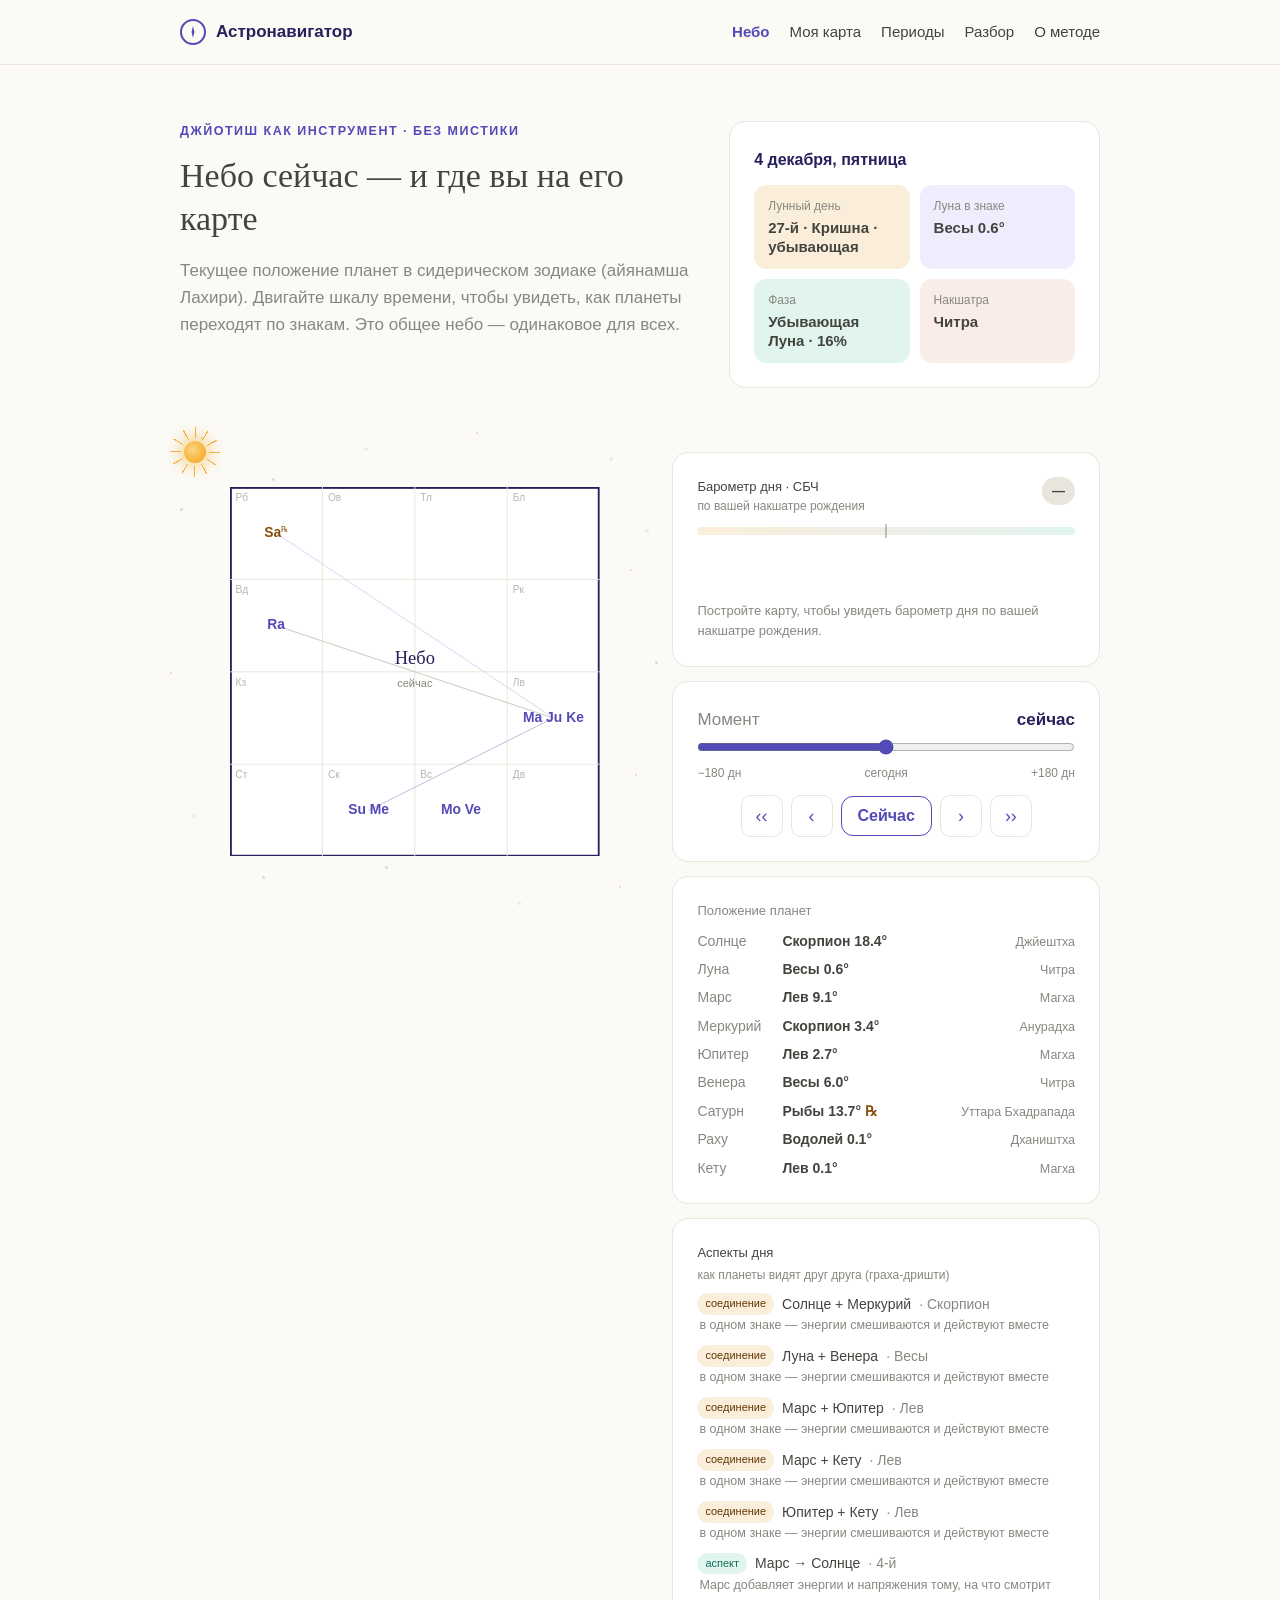
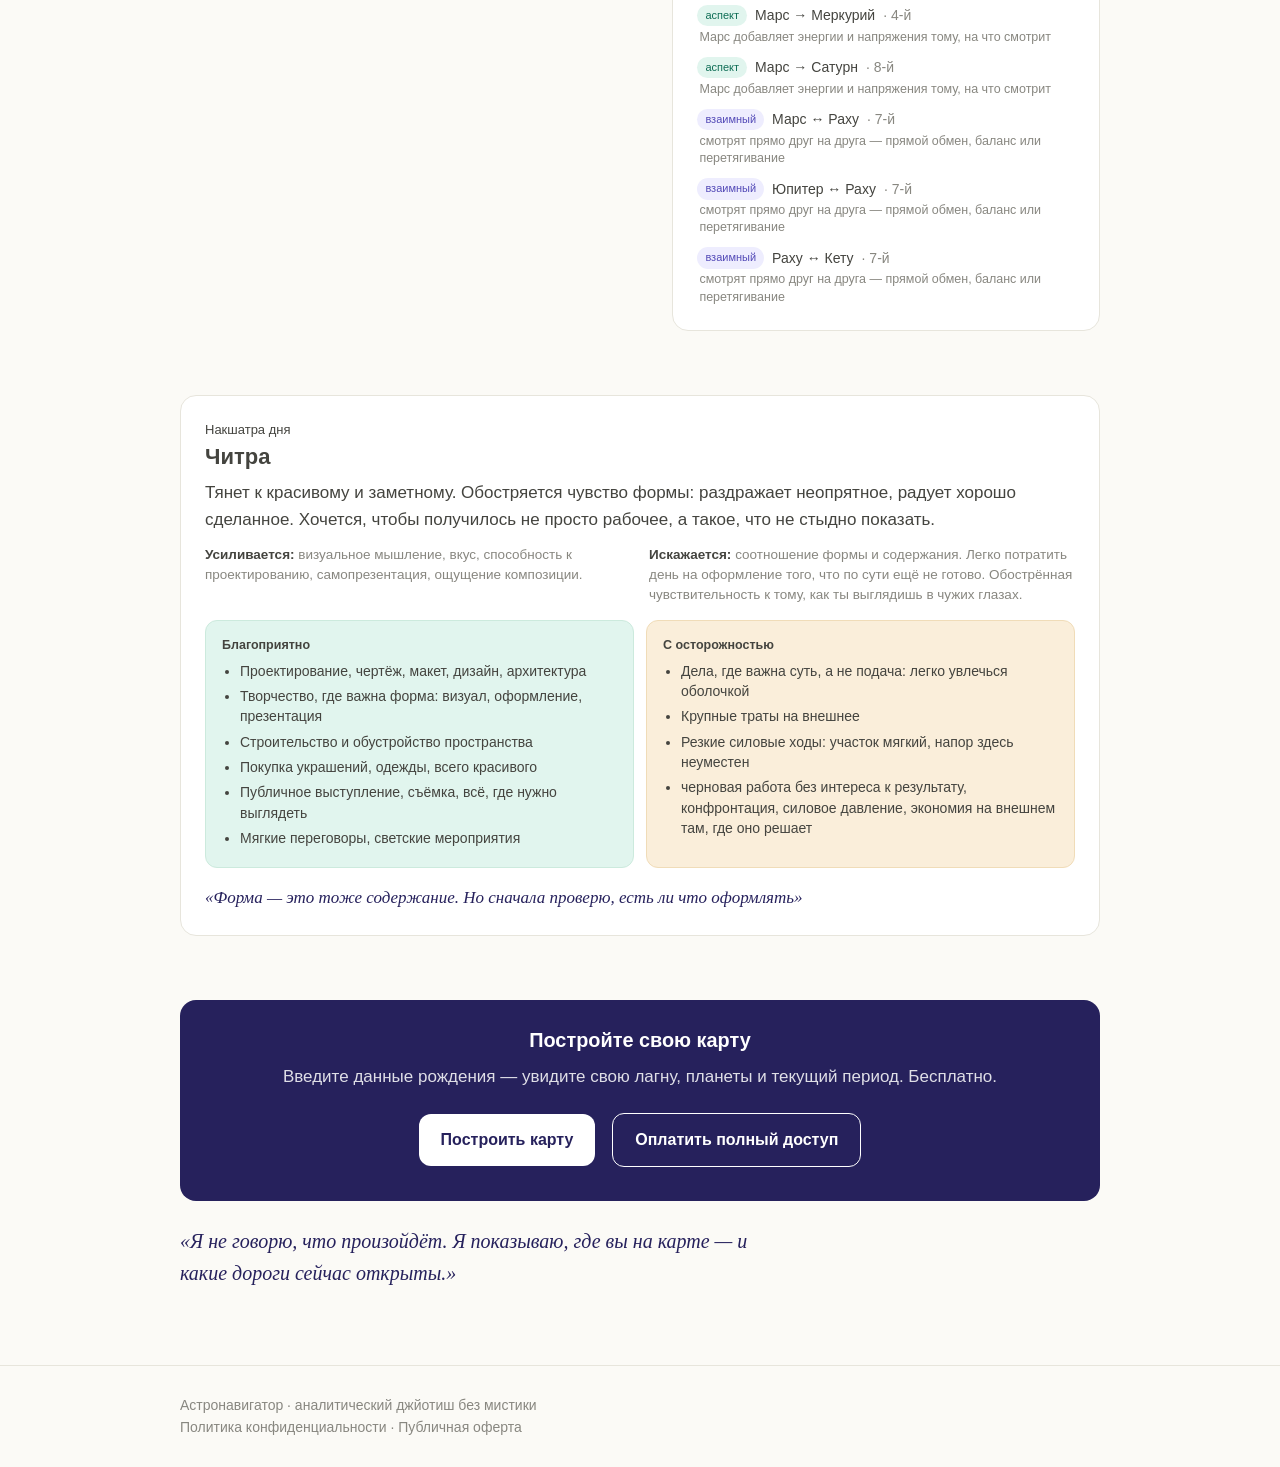
<file: static_site/index.html>
<!doctype html>
<html lang="ru">
<head>
  <meta charset="utf-8">
  <meta name="viewport" content="width=device-width, initial-scale=1">
  <title>Астронавигатор — небо сейчас</title>
  <meta name="description" content="Аналитический джйотиш без мистики: где вы на карте периодов и какие дороги сейчас открыты.">
  <link rel="stylesheet" href="css/style.css">
</head>
<body>
  <header class="site-header">
    <div class="container">
      <a class="brand" href="index.html"><span class="compass"></span> Астронавигатор</a>
      <nav class="nav">
        <a href="index.html" class="active">Небо</a>
        <a href="settings.html">Моя карта</a>
        <a href="periods.html">Периоды</a>
        <a href="order.html">Разбор</a>
        <a href="method.html">О методе</a>
      </nav>
    </div>
  </header>

  <main>
    <section>
      <div class="container">
        <div class="hero-grid">
          <div class="hero-text">
            <div class="eyebrow">Джйотиш как инструмент · без мистики</div>
            <h1 style="font-size:34px">Небо сейчас — и где вы на его карте</h1>
            <p class="muted" style="max-width:32em">
              Текущее положение планет в сидерическом зодиаке (айянамша Лахири).
              Двигайте шкалу времени, чтобы увидеть, как планеты переходят по знакам.
              Это общее небо — одинаковое для всех.
            </p>
          </div>
          <aside class="panel moon-card">
            <div class="moon-date"><strong id="moon-date">—</strong></div>
            <div class="moon-grid">
              <div class="mk gold"><div class="mk-k">Лунный день</div><div class="mk-v" id="m-tithi">—</div></div>
              <div class="mk violet"><div class="mk-k">Луна в знаке</div><div class="mk-v" id="m-sign">—</div></div>
              <div class="mk teal"><div class="mk-k">Фаза</div><div class="mk-v" id="m-phase">—</div></div>
              <div class="mk coral"><div class="mk-k">Накшатра</div><div class="mk-v" id="m-nak">—</div></div>
            </div>
          </aside>
        </div>
      </div>
    </section>

    <section style="padding-top:8px">
      <div class="container">
        <div class="sky-layout">
          <div class="sky-stage">
            <div class="starfield" id="starfield"></div>
            <span class="sun"></span>
            <div class="chart-box" id="sky-chart"></div>
          </div>
          <div class="sky-panel">
            <div class="panel sbc-panel" id="sbc-panel">
              <div class="sbc-head">
                <div>
                  <div style="font-size:13px">Барометр дня · СБЧ</div>
                  <div class="muted" id="sbc-scope" style="font-size:12px">по вашей накшатре рождения</div>
                </div>
                <div class="sbc-badge" id="sbc-badge">—</div>
              </div>
              <div class="sbc-gauge"><span class="sbc-fill" id="sbc-fill"></span></div>
              <svg class="sbc-spark" id="sbc-spark" viewBox="0 0 300 46" preserveAspectRatio="none" aria-hidden="true"></svg>
              <p class="sbc-note muted" id="sbc-note">Постройте карту, чтобы увидеть барометр дня по вашей накшатре рождения.</p>
              <a class="btn btn-ghost sbc-cta" id="sbc-cta" href="settings.html">Построить карту</a>
            </div>
            <div class="panel">
              <div class="time-label"><span class="muted">Момент</span><strong id="time-value">сейчас</strong></div>
              <input type="range" id="time-slider" min="-180" max="180" value="0" step="1" class="slider">
              <div class="slider-scale muted"><span>−180 дн</span><span>сегодня</span><span>+180 дн</span></div>
              <div class="time-steps">
                <button class="step" data-step="-7" title="−7 дней" aria-label="минус 7 дней">‹‹</button>
                <button class="step" data-step="-1" title="−1 день" aria-label="минус 1 день">‹</button>
                <button class="btn btn-ghost" id="reset-time">Сейчас</button>
                <button class="step" data-step="1" title="+1 день" aria-label="плюс 1 день">›</button>
                <button class="step" data-step="7" title="+7 дней" aria-label="плюс 7 дней">››</button>
              </div>
            </div>
            <div class="panel">
              <div class="muted" style="font-size:13px;margin-bottom:8px">Положение планет</div>
              <div id="positions" class="positions"></div>
            </div>
            <div class="panel">
              <div style="font-size:13px;margin-bottom:2px">Аспекты дня</div>
              <div class="muted" style="font-size:12px;margin-bottom:8px">как планеты видят друг друга (граха-дришти)</div>
              <div id="aspects" class="aspects"></div>
            </div>
          </div>
        </div>
      </div>
    </section>

    <section style="padding-top:8px">
      <div class="container">
        <div class="panel">
          <div style="font-size:13px">Накшатра дня</div>
          <h3 id="nak-title" style="font-size:22px;margin:2px 0 8px">—</h3>
          <p id="nak-fon" style="margin:0 0 12px;max-width:62em">—</p>
          <div class="nak-meta">
            <div><span class="nm-k">Усиливается:</span> <span id="nak-amp" class="muted"></span></div>
            <div><span class="nm-k">Искажается:</span> <span id="nak-dist" class="muted"></span></div>
          </div>
          <div class="two-col" style="margin-top:14px">
            <div class="note-flow"><div class="k">Благоприятно</div><ul id="nak-good" class="nak-list"></ul></div>
            <div class="note-care"><div class="k">С осторожностью</div><ul id="nak-avoid" class="nak-list"></ul></div>
          </div>
          <p class="nak-tuning" id="nak-tuning"></p>
        </div>
      </div>
    </section>

    <section style="padding-top:8px">
      <div class="container">
        <div class="cta">
          <h3>Постройте свою карту</h3>
          <p style="opacity:.85">Введите данные рождения — увидите свою лагну, планеты и текущий период. Бесплатно.</p>
          <a class="btn" href="settings.html">Построить карту</a>
          <a class="btn" style="background:transparent;border:1px solid #fff;color:#fff" href="order.html">Оплатить полный доступ</a>
        </div>
        <p class="voice" style="max-width:30em;margin-top:24px">
          «Я не говорю, что произойдёт. Я показываю, где вы на карте — и какие дороги сейчас открыты.»
        </p>
      </div>
    </section>
  </main>

  <footer class="site-footer">
    <div class="container">
      Астронавигатор · аналитический джйотиш без мистики<br>
      <a href="privacy.html">Политика конфиденциальности</a> ·
      <a href="offer.html">Публичная оферта</a>
    </div>
  </footer>

  <script src="vendor/astronomy.browser.min.js"></script>
  <script src="js/astro.js"></script>
  <script src="js/content.js"></script>
  <script src="js/cities.js"></script>
  <script src="js/jyotish.js"></script>
  <script src="js/sbc.js"></script>
  <script src="js/chart.js"></script>
  <script src="js/sky.js"></script>
</body>
</html>
</file>
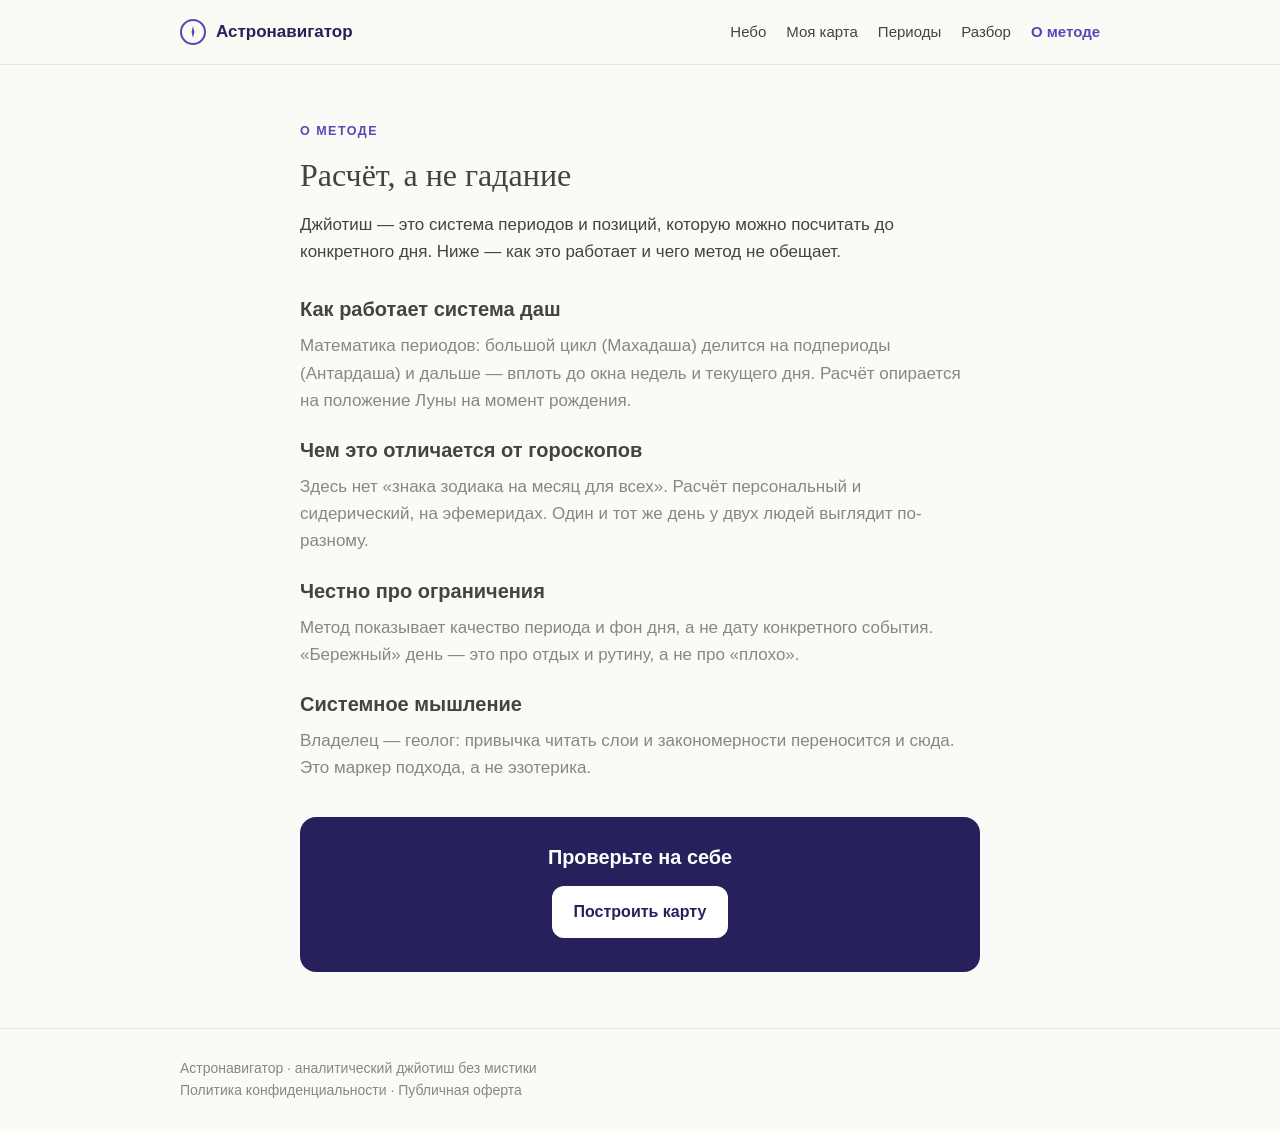
<file: static_site/method.html>
<!doctype html>
<html lang="ru">
<head>
  <meta charset="utf-8">
  <meta name="viewport" content="width=device-width, initial-scale=1">
  <title>О методе — Астронавигатор</title>
  <meta name="description" content="Джйотиш как расчёт, а не гадание: как работает система даш и чего метод не обещает.">
  <link rel="stylesheet" href="css/style.css">
</head>
<body>
  <header class="site-header">
    <div class="container">
      <a class="brand" href="index.html"><span class="compass"></span> Астронавигатор</a>
      <nav class="nav">
        <a href="index.html">Небо</a>
        <a href="settings.html">Моя карта</a>
        <a href="periods.html">Периоды</a>
        <a href="order.html">Разбор</a>
        <a href="method.html" class="active">О методе</a>
      </nav>
    </div>
  </header>

  <main>
    <section>
      <div class="container" style="max-width:720px">
        <div class="eyebrow">О методе</div>
        <h1 style="font-size:32px">Расчёт, а не гадание</h1>
        <p>Джйотиш — это система периодов и позиций, которую можно посчитать
          до конкретного дня. Ниже — как это работает и чего метод не обещает.</p>

        <h2 style="font-size:20px;margin-top:32px">Как работает система даш</h2>
        <p class="muted">Математика периодов: большой цикл (Махадаша) делится на
          подпериоды (Антардаша) и дальше — вплоть до окна недель и текущего дня.
          Расчёт опирается на положение Луны на момент рождения.</p>

        <h2 style="font-size:20px;margin-top:24px">Чем это отличается от гороскопов</h2>
        <p class="muted">Здесь нет «знака зодиака на месяц для всех». Расчёт
          персональный и сидерический, на эфемеридах. Один и тот же день у двух
          людей выглядит по-разному.</p>

        <h2 style="font-size:20px;margin-top:24px">Честно про ограничения</h2>
        <p class="muted">Метод показывает качество периода и фон дня, а не дату
          конкретного события. «Бережный» день — это про отдых и рутину, а не про
          «плохо».</p>

        <h2 style="font-size:20px;margin-top:24px">Системное мышление</h2>
        <p class="muted">Владелец — геолог: привычка читать слои и закономерности
          переносится и сюда. Это маркер подхода, а не эзотерика.</p>

        <div class="cta" style="margin-top:36px">
          <h3>Проверьте на себе</h3>
          <a class="btn" href="settings.html">Построить карту</a>
        </div>
      </div>
    </section>
  </main>

  <footer class="site-footer">
    <div class="container">
      Астронавигатор · аналитический джйотиш без мистики<br>
      <a href="privacy.html">Политика конфиденциальности</a> ·
      <a href="offer.html">Публичная оферта</a>
    </div>
  </footer>
</body>
</html>
</file>
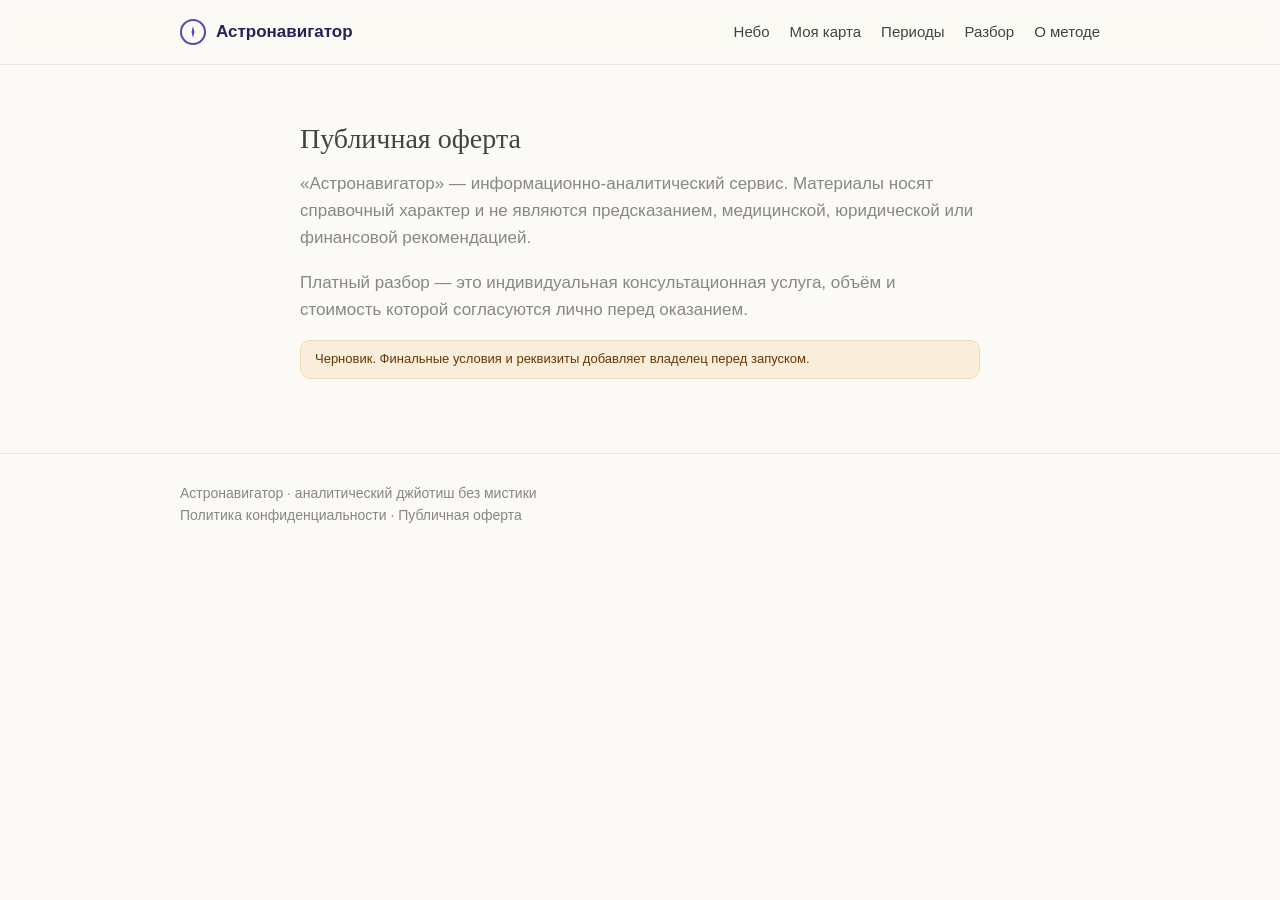
<file: static_site/offer.html>
<!doctype html>
<html lang="ru">
<head>
  <meta charset="utf-8">
  <meta name="viewport" content="width=device-width, initial-scale=1">
  <title>Публичная оферта — Астронавигатор</title>
  <link rel="stylesheet" href="css/style.css">
</head>
<body>
  <header class="site-header">
    <div class="container">
      <a class="brand" href="index.html"><span class="compass"></span> Астронавигатор</a>
      <nav class="nav">
        <a href="index.html">Небо</a>
        <a href="settings.html">Моя карта</a>
        <a href="periods.html">Периоды</a>
        <a href="order.html">Разбор</a>
        <a href="method.html">О методе</a>
      </nav>
    </div>
  </header>

  <main>
    <section>
      <div class="container" style="max-width:720px">
        <h1 style="font-size:28px">Публичная оферта</h1>
        <p class="muted">«Астронавигатор» — информационно-аналитический сервис.
          Материалы носят справочный характер и не являются предсказанием,
          медицинской, юридической или финансовой рекомендацией.</p>
        <p class="muted">Платный разбор — это индивидуальная консультационная
          услуга, объём и стоимость которой согласуются лично перед оказанием.</p>
        <div class="stub-flag">Черновик. Финальные условия и реквизиты добавляет владелец перед запуском.</div>
      </div>
    </section>
  </main>

  <footer class="site-footer">
    <div class="container">
      Астронавигатор · аналитический джйотиш без мистики<br>
      <a href="privacy.html">Политика конфиденциальности</a> ·
      <a href="offer.html">Публичная оферта</a>
    </div>
  </footer>
</body>
</html>
</file>
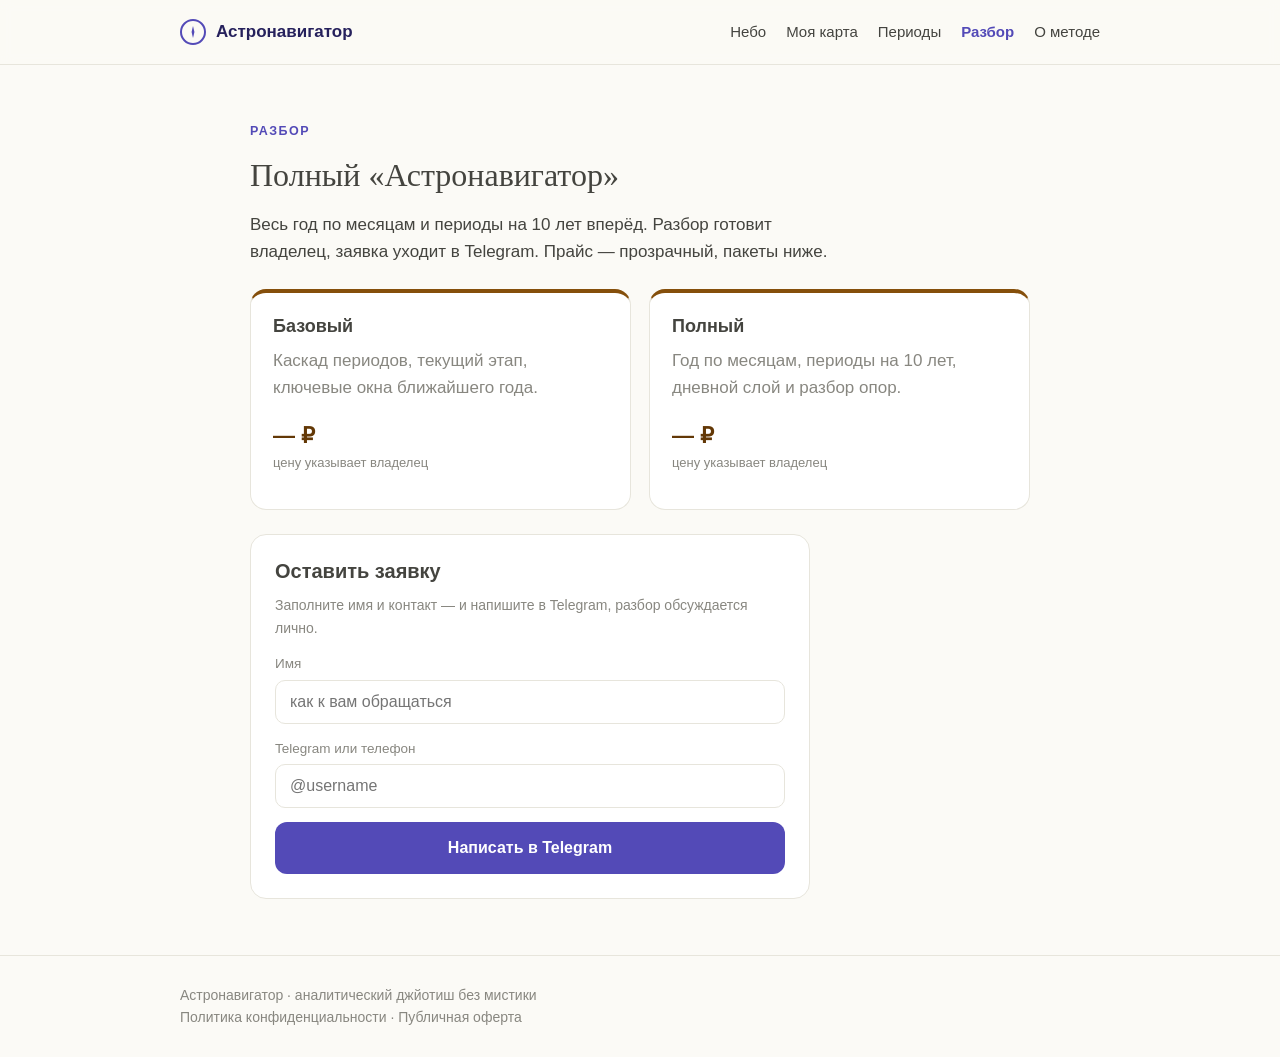
<file: static_site/order.html>
<!doctype html>
<html lang="ru">
<head>
  <meta charset="utf-8">
  <meta name="viewport" content="width=device-width, initial-scale=1">
  <title>Разбор — Астронавигатор</title>
  <meta name="description" content="Полный «Астронавигатор»: год по месяцам и периоды на 10 лет вперёд. Заявка в Telegram.">
  <link rel="stylesheet" href="css/style.css">
</head>
<body>
  <header class="site-header">
    <div class="container">
      <a class="brand" href="index.html"><span class="compass"></span> Астронавигатор</a>
      <nav class="nav">
        <a href="index.html">Небо</a>
        <a href="settings.html">Моя карта</a>
        <a href="periods.html">Периоды</a>
        <a href="order.html" class="active">Разбор</a>
        <a href="method.html">О методе</a>
      </nav>
    </div>
  </header>

  <main>
    <section>
      <div class="container" style="max-width:820px">
        <div class="eyebrow">Разбор</div>
        <h1 style="font-size:32px">Полный «Астронавигатор»</h1>
        <p style="max-width:34em">Весь год по месяцам и периоды на 10 лет вперёд.
          Разбор готовит владелец, заявка уходит в Telegram. Прайс — прозрачный,
          пакеты ниже.</p>

        <div class="pkg" style="margin-top:24px">
          <div class="card">
            <h3>Базовый</h3>
            <p class="muted">Каскад периодов, текущий этап, ключевые окна ближайшего года.</p>
            <div class="price">— ₽</div>
            <p class="muted" style="font-size:13px">цену указывает владелец</p>
          </div>
          <div class="card">
            <h3>Полный</h3>
            <p class="muted">Год по месяцам, периоды на 10 лет, дневной слой и разбор опор.</p>
            <div class="price">— ₽</div>
            <p class="muted" style="font-size:13px">цену указывает владелец</p>
          </div>
        </div>

        <div class="form-card" style="margin-top:24px;max-width:560px">
          <h2 style="font-size:20px">Оставить заявку</h2>
          <p class="muted" style="font-size:14px">
            Заполните имя и контакт — и напишите в Telegram, разбор обсуждается лично.
          </p>
          <div class="field"><label>Имя</label><input placeholder="как к вам обращаться"></div>
          <div class="field"><label>Telegram или телефон</label><input placeholder="@username"></div>
          <a class="btn btn-block" href="https://t.me/irvikv">Написать в Telegram</a>
        </div>
      </div>
    </section>
  </main>

  <footer class="site-footer">
    <div class="container">
      Астронавигатор · аналитический джйотиш без мистики<br>
      <a href="privacy.html">Политика конфиденциальности</a> ·
      <a href="offer.html">Публичная оферта</a>
    </div>
  </footer>
</body>
</html>
</file>
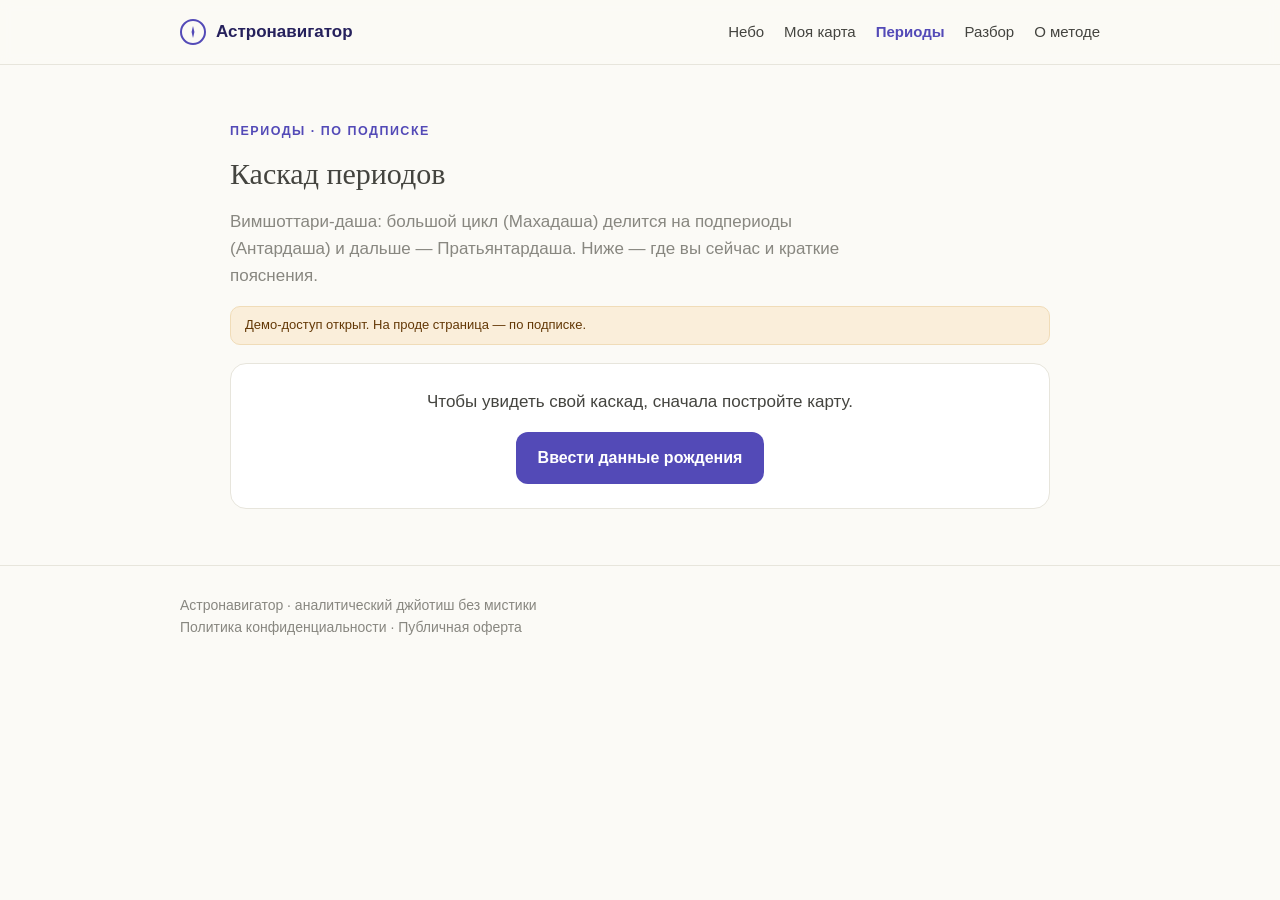
<file: static_site/periods.html>
<!doctype html>
<html lang="ru">
<head>
  <meta charset="utf-8">
  <meta name="viewport" content="width=device-width, initial-scale=1">
  <title>Периоды — Астронавигатор</title>
  <meta name="description" content="Каскад Вимшоттари-даши: где вы сейчас и краткие пояснения к периодам.">
  <link rel="stylesheet" href="css/style.css">
</head>
<body>
  <header class="site-header">
    <div class="container">
      <a class="brand" href="index.html"><span class="compass"></span> Астронавигатор</a>
      <nav class="nav">
        <a href="index.html">Небо</a>
        <a href="settings.html">Моя карта</a>
        <a href="periods.html" class="active">Периоды</a>
        <a href="order.html">Разбор</a>
        <a href="method.html">О методе</a>
      </nav>
    </div>
  </header>

  <main>
    <section>
      <div class="container" style="max-width:860px">
        <div class="eyebrow">Периоды · по подписке</div>
        <h1 style="font-size:30px">Каскад периодов</h1>
        <p class="muted" style="max-width:36em">
          Вимшоттари-даша: большой цикл (Махадаша) делится на подпериоды (Антардаша)
          и дальше — Пратьянтардаша. Ниже — где вы сейчас и краткие пояснения.
        </p>

        <div class="stub-flag">Демо-доступ открыт. На проде страница — по подписке.</div>

        <div id="need-data" class="panel" style="display:none;text-align:center">
          <p>Чтобы увидеть свой каскад, сначала постройте карту.</p>
          <a class="btn" href="settings.html">Ввести данные рождения</a>
        </div>

        <div id="periods-result" style="display:none">
          <div class="profile-bar">
            <div><strong id="p-birth">—</strong></div>
            <a href="settings.html" class="btn-ghost" style="padding:7px 14px;border-radius:10px">изменить</a>
          </div>

          <div class="natal-layout" style="margin-top:14px">
            <div class="plate violet" style="display:block">
              <div class="label">Сейчас · Махадаша</div>
              <div class="value" id="cur-maha" style="font-size:20px;margin:4px 0">—</div>
              <p id="cur-maha-advice" class="muted" style="margin:0;font-size:14px">—</p>
            </div>
            <div class="plate teal" style="display:block">
              <div class="label">Сейчас · Антардаша</div>
              <div class="value" id="cur-antar" style="font-size:20px;margin:4px 0">—</div>
              <p id="cur-antar-advice" class="muted" style="margin:0;font-size:14px">—</p>
            </div>
          </div>

          <h2 style="font-size:20px;margin-top:28px">Махадаши — на всю жизнь</h2>
          <div class="timeline" id="maha-list"></div>

          <h2 style="font-size:20px;margin-top:24px">Антардаши текущей махадаши</h2>
          <div class="timeline" id="antar-list"></div>

          <h2 style="font-size:20px;margin-top:24px">Пратьянтардаша текущей антардаши</h2>
          <p class="muted" style="margin-top:-4px;font-size:14px">Третий уровень — самые короткие окна внутри текущего подпериода.</p>
          <div class="timeline" id="prat-list"></div>

          <div class="cta" style="margin-top:26px">
            <h3>Полный разбор периодов</h3>
            <p style="opacity:.85">Разворот периодов на годы вперёд, потенциал и карта года с транзитами.</p>
            <a class="btn" href="order.html">Оплатить полный доступ</a>
          </div>
        </div>
      </div>
    </section>
  </main>

  <footer class="site-footer">
    <div class="container">
      Астронавигатор · аналитический джйотиш без мистики<br>
      <a href="privacy.html">Политика конфиденциальности</a> ·
      <a href="offer.html">Публичная оферта</a>
    </div>
  </footer>

  <script src="vendor/astronomy.browser.min.js"></script>
  <script src="js/astro.js"></script>
  <script src="js/content.js"></script>
  <script src="js/cities.js"></script>
  <script src="js/jyotish.js"></script>
  <script src="js/periods.js"></script>
</body>
</html>
</file>
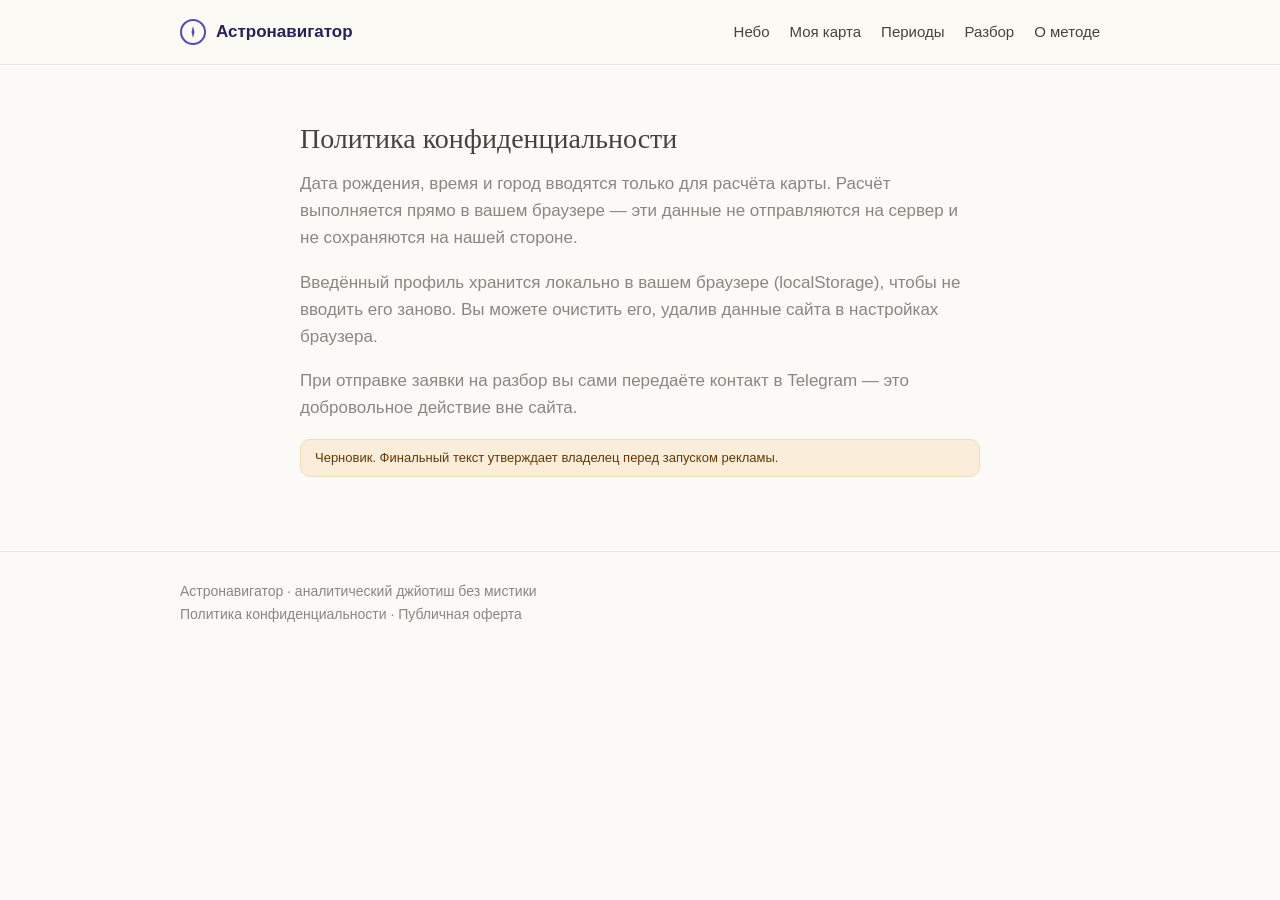
<file: static_site/privacy.html>
<!doctype html>
<html lang="ru">
<head>
  <meta charset="utf-8">
  <meta name="viewport" content="width=device-width, initial-scale=1">
  <title>Политика конфиденциальности — Астронавигатор</title>
  <link rel="stylesheet" href="css/style.css">
</head>
<body>
  <header class="site-header">
    <div class="container">
      <a class="brand" href="index.html"><span class="compass"></span> Астронавигатор</a>
      <nav class="nav">
        <a href="index.html">Небо</a>
        <a href="settings.html">Моя карта</a>
        <a href="periods.html">Периоды</a>
        <a href="order.html">Разбор</a>
        <a href="method.html">О методе</a>
      </nav>
    </div>
  </header>

  <main>
    <section>
      <div class="container" style="max-width:720px">
        <h1 style="font-size:28px">Политика конфиденциальности</h1>
        <p class="muted">Дата рождения, время и город вводятся только для расчёта
          карты. Расчёт выполняется прямо в вашем браузере — эти данные не
          отправляются на сервер и не сохраняются на нашей стороне.</p>
        <p class="muted">Введённый профиль хранится локально в вашем браузере
          (localStorage), чтобы не вводить его заново. Вы можете очистить его,
          удалив данные сайта в настройках браузера.</p>
        <p class="muted">При отправке заявки на разбор вы сами передаёте контакт
          в Telegram — это добровольное действие вне сайта.</p>
        <div class="stub-flag">Черновик. Финальный текст утверждает владелец перед запуском рекламы.</div>
      </div>
    </section>
  </main>

  <footer class="site-footer">
    <div class="container">
      Астронавигатор · аналитический джйотиш без мистики<br>
      <a href="privacy.html">Политика конфиденциальности</a> ·
      <a href="offer.html">Публичная оферта</a>
    </div>
  </footer>
</body>
</html>
</file>
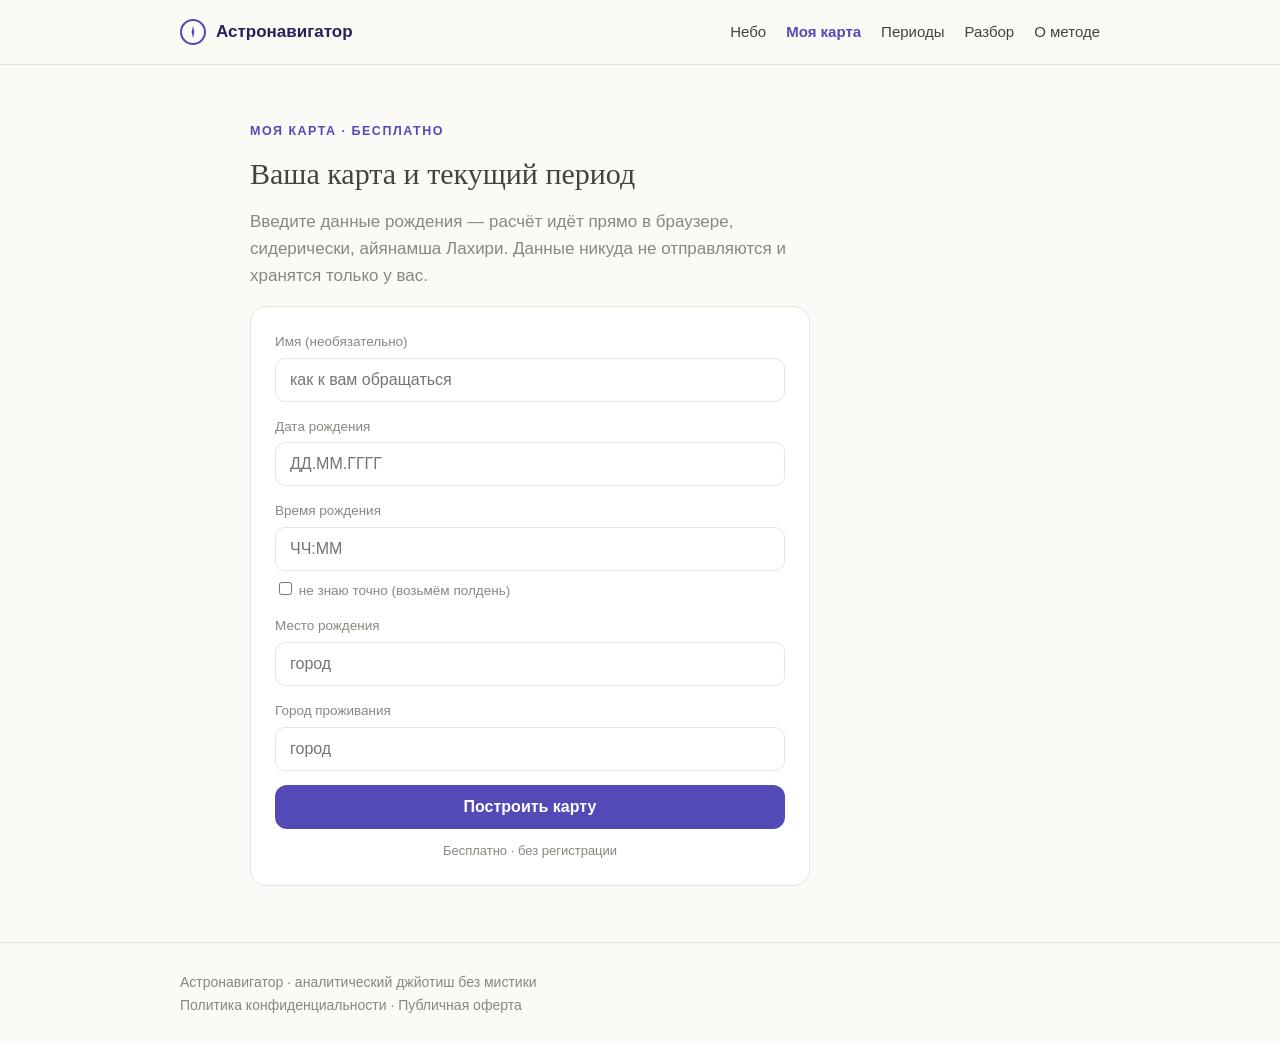
<file: static_site/settings.html>
<!doctype html>
<html lang="ru">
<head>
  <meta charset="utf-8">
  <meta name="viewport" content="width=device-width, initial-scale=1">
  <title>Моя карта — Астронавигатор</title>
  <meta name="description" content="Ваша карта и текущий период: лагна, планеты, каскад Вимшоттари-даши. Расчёт в браузере, без регистрации.">
  <link rel="stylesheet" href="css/style.css">
</head>
<body>
  <header class="site-header">
    <div class="container">
      <a class="brand" href="index.html"><span class="compass"></span> Астронавигатор</a>
      <nav class="nav">
        <a href="index.html">Небо</a>
        <a href="settings.html" class="active">Моя карта</a>
        <a href="periods.html">Периоды</a>
        <a href="order.html">Разбор</a>
        <a href="method.html">О методе</a>
      </nav>
    </div>
  </header>

  <main>
    <section>
      <div class="container" style="max-width:820px">
        <div class="eyebrow">Моя карта · бесплатно</div>
        <h1 style="font-size:30px">Ваша карта и текущий период</h1>
        <p class="muted" style="max-width:34em">
          Введите данные рождения — расчёт идёт прямо в браузере, сидерически,
          айянамша Лахири. Данные никуда не отправляются и хранятся только у вас.
        </p>

        <div class="form-card" id="form-wrap" style="max-width:560px;margin-top:8px">
          <form id="birth-form" autocomplete="off">
            <div class="field"><label>Имя (необязательно)</label><input name="name" placeholder="как к вам обращаться"></div>
            <div class="field"><label>Дата рождения</label><input name="date" placeholder="ДД.ММ.ГГГГ" required></div>
            <div class="field"><label>Время рождения</label><input name="time" placeholder="ЧЧ:ММ">
              <label class="checkbox" style="margin-top:8px"><input type="checkbox" name="time_unknown"> не знаю точно (возьмём полдень)</label>
            </div>
            <div class="field"><label>Место рождения</label><input name="place" placeholder="город" required></div>
            <div class="field"><label>Город проживания</label><input name="residence" placeholder="город"></div>
            <button class="btn btn-block" type="submit">Построить карту</button>
            <p class="muted center" id="form-msg" style="margin:12px 0 0;font-size:13px">Бесплатно · без регистрации</p>
          </form>
        </div>

        <div id="result" style="display:none;margin-top:8px">
          <div class="profile-bar">
            <div><strong id="r-birth">—</strong></div>
            <a href="#" id="edit-btn" class="btn-ghost" style="padding:7px 14px;border-radius:10px">изменить</a>
          </div>

          <div class="natal-layout" style="margin-top:14px">
            <div class="panel chart-box" id="natal-chart"></div>
            <div class="panel">
              <div class="muted" style="font-size:13px;margin-bottom:8px">Лагна</div>
              <div class="moon-grid" style="margin-bottom:16px">
                <div class="mk violet"><div class="mk-k">Знак</div><div class="mk-v" id="r-lagna-sign">—</div></div>
                <div class="mk gold"><div class="mk-k">Градус</div><div class="mk-v" id="r-lagna-deg">—</div></div>
                <div class="mk teal"><div class="mk-k">Накшатра</div><div class="mk-v" id="r-lagna-nak">—</div></div>
                <div class="mk coral"><div class="mk-k">Навамша-лагна</div><div class="mk-v" id="r-lagna-nav">—</div></div>
              </div>
              <div class="muted" style="font-size:13px;margin-bottom:6px">Планеты</div>
              <div id="r-planets" class="positions"></div>
            </div>
          </div>

          <h2 style="font-size:22px;margin-top:28px">Текущий период</h2>
          <p class="muted" style="margin-top:-4px">Каскад Вимшоттари-даши. Без углублений — полный разбор в платном доступе.</p>
          <div class="cascade" id="cascade">
            <div class="plate violet">
              <div class="left"><div class="label">Махадаша</div><div class="value" id="md-value">—</div></div>
              <div class="right" id="md-bg">—</div>
            </div>
            <div class="plate teal">
              <div class="left"><div class="label">Антардаша</div><div class="value" id="ad-value">—</div></div>
              <div class="right" id="ad-bg">—</div>
            </div>
          </div>

          <section class="tables-wrap" id="tables-wrap">
            <button class="tables-toggle" id="tables-toggle" aria-expanded="false">
              <span class="chev">▸</span> ТАБЛИЦЫ
            </button>
            <div class="tables-body" id="tables-body" hidden>
              <h3 style="font-size:18px;margin:6px 0 4px">Аштакаварга</h3>
              <p class="muted" style="font-size:13px;margin:0 0 12px">Бинду по знакам: 7 планет (БАВ) и общая (САВ). Число в клетке — сила знака.</p>
              <div class="av-grid" id="av-grid"></div>

              <h3 style="font-size:18px;margin:22px 0 4px">Сила планет</h3>
              <p class="muted" style="font-size:13px;margin:0 0 10px">Вимшопака (0–20), Шадбала (рупы · % силы = рупы/норма×100) и САВ в знаке планеты. Аяна/Чешта в Шадбале — приближённые, калибруются по J.Hora.</p>
              <div class="tbl-wrap" id="strength-table"></div>
            </div>
          </section>

          <div class="cta" style="margin-top:24px">
            <h3>Полный разбор карты и периодов</h3>
            <p style="opacity:.85">Раси и Навамша, потенциал, разворот периодов на годы вперёд, карта года с транзитами.</p>
            <a class="btn" href="order.html">Оплатить полный доступ</a>
          </div>
        </div>
      </div>
    </section>
  </main>

  <footer class="site-footer">
    <div class="container">
      Астронавигатор · аналитический джйотиш без мистики<br>
      <a href="privacy.html">Политика конфиденциальности</a> ·
      <a href="offer.html">Публичная оферта</a>
    </div>
  </footer>

  <script src="vendor/astronomy.browser.min.js"></script>
  <script src="js/astro.js"></script>
  <script src="js/content.js"></script>
  <script src="js/cities.js"></script>
  <script src="js/varga.js"></script>
  <script src="js/ashtakavarga.js"></script>
  <script src="js/dignity.js"></script>
  <script src="js/vimsopaka.js"></script>
  <script src="js/cusps.js"></script>
  <script src="js/shadbala.js"></script>
  <script src="js/jyotish.js"></script>
  <script src="js/chart.js"></script>
  <script src="js/settings.js"></script>
</body>
</html>
</file>
<file: static_site/css/style.css>
/* Астронавигатор — дизайн-система.
   Палитра и типографика по ТЗ, раздел 10. Светлая тема, без мистики,
   sentence case, без восклицательных знаков. Мобильный приоритет. */

:root {
  --bg: #FBFAF6;          /* айвори/крем */
  --violet-bg: #EEEDFE;   --violet: #534AB7;  --violet-dk: #26215C;
  --teal-bg: #E1F5EE;     --teal: #0F6E56;    --teal-dk: #04342C;
  --gold-bg: #FAEEDA;     --gold: #854F0B;    --gold-dk: #633806;
  --coral-bg: #FAECE7;    --coral: #993C1D;   --coral-dk: #712B13;
  --text: #44443F;        --text-2: #888780;
  --line: #E7E5DC;
  --radius: 16px;
  --maxw: 960px;
  --serif: Georgia, "Times New Roman", serif;
  --sans: -apple-system, BlinkMacSystemFont, "Segoe UI", Roboto, Helvetica, Arial, sans-serif;
}

* { box-sizing: border-box; }
html, body { overflow-x: hidden; }
html { -webkit-text-size-adjust: 100%; }
body {
  margin: 0;
  background: var(--bg);
  color: var(--text);
  font-family: var(--sans);
  font-size: 17px;
  line-height: 1.6;
  -webkit-font-smoothing: antialiased;
}
h1, h2, h3 { line-height: 1.25; font-weight: 600; margin: 0 0 .5em; }
h1 { font-family: var(--serif); font-weight: 500; }
p { margin: 0 0 1em; }
a { color: var(--violet); text-decoration: none; }
a:hover { text-decoration: underline; }
.container { max-width: var(--maxw); margin: 0 auto; padding: 0 20px; }
.muted { color: var(--text-2); }
.center { text-align: center; }

/* --- Шапка --- */
.site-header {
  border-bottom: 1px solid var(--line);
  background: rgba(251, 250, 246, .9);
  position: sticky; top: 0; z-index: 10; backdrop-filter: blur(6px);
}
.site-header .container {
  display: flex; align-items: center; justify-content: space-between;
  min-height: 64px; gap: 16px; flex-wrap: wrap;
}
.brand { display: flex; align-items: center; gap: 10px; font-weight: 600; color: var(--violet-dk); }
.brand .compass {
  width: 26px; height: 26px; border-radius: 50%;
  border: 2px solid var(--violet); position: relative; flex: 0 0 auto;
}
.brand .compass::after {
  content: ""; position: absolute; inset: 5px;
  background: conic-gradient(var(--violet) 0 25%, transparent 0 50%, var(--violet) 0 75%, transparent 0);
  clip-path: polygon(50% 0, 62% 50%, 50% 100%, 38% 50%); background: var(--violet);
}
.nav { display: flex; gap: 20px; flex-wrap: wrap; }
.nav a { color: var(--text); font-size: 15px; }
.nav a.active { color: var(--violet); font-weight: 600; }

/* --- Кнопки --- */
.btn {
  display: inline-block; border: 0; cursor: pointer;
  background: var(--violet); color: #fff;
  padding: 13px 22px; border-radius: 12px;
  font-size: 16px; font-family: var(--sans); font-weight: 600;
  transition: background .15s;
}
.btn:hover { background: var(--violet-dk); text-decoration: none; }
.btn-ghost { background: transparent; color: var(--violet); border: 1px solid var(--violet); }
.btn-ghost:hover { background: var(--violet-bg); }
.btn-block { display: block; width: 100%; text-align: center; }

/* --- Секции --- */
section { padding: 56px 0; }
.eyebrow {
  text-transform: uppercase; letter-spacing: .12em;
  font-size: 12.5px; color: var(--violet); font-weight: 600; margin-bottom: 14px;
}

/* --- Формы --- */
.field { margin-bottom: 14px; }
.field label { display: block; font-size: 13.5px; color: var(--text-2); margin-bottom: 5px; }
.field input {
  width: 100%; padding: 12px 14px; font-size: 16px;
  border: 1px solid var(--line); border-radius: 10px; background: #fff; color: var(--text);
  font-family: var(--sans);
}
.field input:focus { outline: none; border-color: var(--violet); }
.checkbox { display: flex; align-items: center; gap: 8px; font-size: 14px; color: var(--text-2); }
.checkbox input { width: auto; }
.form-card {
  background: #fff; border: 1px solid var(--line); border-radius: var(--radius);
  padding: 24px;
}

/* --- Карточки архетипов --- */
.cards { display: grid; grid-template-columns: repeat(3, 1fr); gap: 18px; }
.card {
  background: #fff; border: 1px solid var(--line); border-radius: var(--radius);
  padding: 22px; border-top: 4px solid var(--violet);
}
.card.teal { border-top-color: var(--teal); }
.card.gold { border-top-color: var(--gold); }
.card h3 { font-size: 18px; }
.card .icon { font-size: 22px; margin-bottom: 8px; }

/* --- Каскад «Где вы сейчас» --- */
.cascade { display: grid; gap: 12px; }
.plate {
  display: flex; justify-content: space-between; align-items: center; gap: 16px;
  border-radius: 14px; padding: 16px 20px; border: 1px solid var(--line);
}
.plate .left .label { font-size: 12.5px; text-transform: uppercase; letter-spacing: .08em; color: var(--text-2); }
.plate .left .value { font-size: 18px; font-weight: 600; }
.plate .right { text-align: right; color: var(--text); max-width: 55%; }
.plate.violet { background: var(--violet-bg); }
.plate.teal   { background: var(--teal-bg); }
.plate.gold   { background: var(--gold-bg); }
.plate.coral  { background: var(--coral-bg); }
.plate.locked { opacity: .6; }
.badge-stage {
  font-size: 11px; background: #fff; border: 1px solid var(--line);
  border-radius: 20px; padding: 2px 9px; color: var(--text-2);
}

/* --- Блок «Сегодня» --- */
.today-badge {
  display: inline-flex; align-items: center; gap: 10px;
  padding: 10px 16px; border-radius: 30px; color: #fff; font-weight: 600;
}
.today-badge .dot { width: 10px; height: 10px; border-radius: 50%; background: #fff; }
.metrics { display: grid; grid-template-columns: repeat(3, 1fr); gap: 12px; margin: 20px 0; }
.metric { background: #fff; border: 1px solid var(--line); border-radius: 12px; padding: 14px; }
.metric .k { font-size: 12.5px; color: var(--text-2); }
.metric .v { font-size: 16px; font-weight: 600; }
.two-col { display: grid; grid-template-columns: 1fr 1fr; gap: 12px; }
.note-flow, .note-care { border-radius: 12px; padding: 14px 16px; }
.note-flow { background: var(--teal-bg); border: 1px solid #cceadd; }
.note-care { background: var(--gold-bg); border: 1px solid #f0dcb8; }
.note-flow .k, .note-care .k { font-size: 12.5px; font-weight: 600; margin-bottom: 4px; }

/* --- Полоса 7 дней (под гейтом) --- */
.week-wrap { position: relative; }
.week {
  display: grid; grid-template-columns: repeat(7, 1fr); gap: 8px; align-items: end;
  height: 140px; padding: 10px; background: #fff; border: 1px solid var(--line); border-radius: 14px;
}
.week .bar { border-radius: 8px 8px 4px 4px; position: relative; }
.week .bar span {
  position: absolute; bottom: -22px; left: 0; right: 0; text-align: center;
  font-size: 11px; color: var(--text-2);
}
.gate {
  position: absolute; inset: 0; display: flex; flex-direction: column;
  align-items: center; justify-content: center; gap: 12px; text-align: center;
  backdrop-filter: blur(7px); background: rgba(251, 250, 246, .55); border-radius: 14px;
}
.gate.hidden { display: none; }
.blurred { filter: blur(4px); }

/* --- CTA / плашки --- */
.cta {
  background: var(--violet-dk); color: #fff; border-radius: var(--radius);
  padding: 28px; text-align: center;
}
.cta h3 { color: #fff; }
.cta .btn { background: #fff; color: var(--violet-dk); margin: 6px; }
.cta .btn:hover { background: var(--violet-bg); }

.panel { background: #fff; border: 1px solid var(--line); border-radius: var(--radius); padding: 24px; }
.profile-bar {
  display: flex; align-items: center; gap: 10px; justify-content: space-between;
  background: #fff; border: 1px solid var(--line); border-radius: 12px; padding: 12px 18px;
}
.voice { font-style: italic; color: var(--violet-dk); font-size: 20px; font-family: var(--serif); }

.pkg { display: grid; grid-template-columns: 1fr 1fr; gap: 18px; }
.pkg .card { border-top-color: var(--gold); }
.price { font-size: 22px; font-weight: 700; color: var(--gold-dk); }

.site-footer { border-top: 1px solid var(--line); padding: 28px 0; color: var(--text-2); font-size: 14px; }
.site-footer a { color: var(--text-2); }
.stub-flag {
  background: var(--gold-bg); border: 1px solid #f0dcb8; color: var(--gold-dk);
  border-radius: 10px; padding: 8px 14px; font-size: 13px; margin-bottom: 18px;
}

/* --- Страница 1: герой (текст + карточка Луны вровень) --- */
.hero-grid { display: grid; grid-template-columns: 1.4fr 1fr; gap: 30px; align-items: start; }
.moon-card .moon-date { margin-bottom: 12px; }
.moon-card .moon-date strong { font-size: 16px; color: var(--violet-dk); }
.moon-card .moon-date strong::first-letter { text-transform: uppercase; }

/* --- Страница 1: небо + солнышко по кромке --- */
.sky-layout { display: grid; grid-template-columns: 1.1fr 1fr; gap: 22px; align-items: start; }
.sky-panel { display: flex; flex-direction: column; gap: 14px; }
.sky-stage { position: relative; width: 100%; max-width: 440px; margin: 0 auto; aspect-ratio: 1 / 1; }
.chart-box { width: 100%; }
.sky-stage .chart-box { position: absolute; inset: 8%; width: auto; z-index: 2; }

/* Деликатное мерцание звёзд вокруг карты (астрономично, без мистики) */
.starfield { position: absolute; inset: -8%; z-index: 0; pointer-events: none; }
.star { position: absolute; border-radius: 50%; background: currentColor; opacity: .2;
  animation: twinkle 3.6s ease-in-out infinite; }
@keyframes twinkle { 0%, 100% { opacity: .12; transform: scale(.8); }
  50% { opacity: .65; transform: scale(1.1); } }
@media (prefers-reduced-motion: reduce) { .star { animation: none; opacity: .3; } }

/* Солнце с лучиками едет вдоль кромки квадрата (углы на 8%/92%),
   медленно (52с на круг) и делает 360° на каждом углу. */
.sun {
  position: absolute; z-index: 3; width: 34px; height: 34px; margin: -17px;
  animation: sun-square 52s linear infinite, sun-corner-spin 52s linear infinite;
}
.sun::before {  /* лучики */
  content: ""; position: absolute; inset: -8px; border-radius: 50%;
  background: repeating-conic-gradient(#F5A623 0deg 3deg, transparent 3deg 30deg);
  -webkit-mask: radial-gradient(closest-side, transparent 54%, #000 57%);
  mask: radial-gradient(closest-side, transparent 54%, #000 57%);
  opacity: .85;
}
.sun::after {  /* ядро */
  content: ""; position: absolute; inset: 6px; border-radius: 50%;
  background: radial-gradient(circle at 40% 40%, #FBD786, #F59E0B);
  box-shadow: 0 0 15px 4px rgba(245, 158, 11, .45);
}
@keyframes sun-square {
  0%   { left: 8%;  top: 8%; }
  25%  { left: 92%; top: 8%; }
  50%  { left: 92%; top: 92%; }
  75%  { left: 8%;  top: 92%; }
  100% { left: 8%;  top: 8%; }
}
@keyframes sun-corner-spin {   /* держит ровно на гранях, крутит 360° на углах */
  0%, 20%  { transform: rotate(0deg); }
  25%      { transform: rotate(360deg); }
  45%      { transform: rotate(360deg); }
  50%      { transform: rotate(720deg); }
  70%      { transform: rotate(720deg); }
  75%      { transform: rotate(1080deg); }
  95%      { transform: rotate(1080deg); }
  100%     { transform: rotate(1440deg); }
}
@media (prefers-reduced-motion: reduce) { .sun { animation: none; left: 50%; top: 8%; } }

/* Карточка «Луна сегодня» — ячейки в оттенках палитры */
.moon-grid { display: grid; grid-template-columns: 1fr 1fr; gap: 10px; }
.mk { border-radius: 12px; padding: 12px 14px; }
.mk.gold { background: var(--gold-bg); }
.mk.violet { background: var(--violet-bg); }
.mk.teal { background: var(--teal-bg); }
.mk.coral { background: var(--coral-bg); }
.mk-k { font-size: 12px; color: var(--text-2); margin-bottom: 3px; }
.mk-v { font-size: 15px; font-weight: 600; line-height: 1.25; }

.slider { width: 100%; accent-color: var(--violet); margin: 6px 0; }
.time-steps { display: flex; align-items: center; justify-content: center; gap: 8px; margin-top: 12px; }
.time-steps .step {
  width: 42px; height: 42px; flex: 0 0 auto; border: 1px solid var(--line);
  background: #fff; border-radius: 10px; font-size: 18px; line-height: 1;
  color: var(--violet); cursor: pointer; transition: background .15s;
}
.time-steps .step:hover { background: var(--violet-bg); }
.time-steps .btn-ghost { padding: 10px 16px; white-space: nowrap; }
.slider-scale { display: flex; justify-content: space-between; font-size: 12px; }
.time-label { display: flex; justify-content: space-between; align-items: baseline; }
.time-label strong { font-size: 17px; color: var(--violet-dk); }

.positions { display: grid; gap: 6px; }
.pos-row { display: grid; grid-template-columns: 5.5em 1fr auto; gap: 8px; font-size: 14px; align-items: baseline; }
.pos-p { color: var(--text-2); }
.pos-s { font-weight: 600; }
.pos-n { font-size: 12.5px; text-align: right; }

/* Каскад периодов (стр. 3) */
.timeline { display: grid; gap: 8px; }
.tl-row { border: 1px solid var(--line); border-radius: 12px; padding: 12px 16px; background: #fff; }
.tl-row.current { border-color: var(--violet); background: var(--violet-bg); }
.tl-main { display: flex; align-items: center; gap: 10px; }
.tl-ruler { font-weight: 600; font-size: 16px; }
.tl-now { font-size: 11px; background: var(--violet); color: #fff; border-radius: 20px; padding: 2px 9px; }
.tl-dates { font-size: 13px; margin-top: 2px; }
.tl-yrs { margin-left: 6px; }
.tl-bg { font-size: 13.5px; color: var(--text-2); margin-top: 5px; }

.aspects { display: grid; gap: 10px; }
.asp-item { display: grid; gap: 2px; }
.asp-note { font-size: 12.5px; line-height: 1.4; padding-left: 2px; }
.asp-row { font-size: 14px; display: flex; align-items: center; gap: 8px; }
.asp-tag { font-size: 11px; padding: 2px 8px; border-radius: 20px; white-space: nowrap; }
.asp-tag.conj { background: var(--gold-bg); color: var(--gold-dk); }
.asp-tag.mut { background: var(--violet-bg); color: var(--violet); }
.asp-tag.spec { background: var(--teal-bg); color: var(--teal); }

/* Блок «Накшатра дня» (описание) */
.nak-meta { display: grid; grid-template-columns: 1fr 1fr; gap: 8px 18px; font-size: 13.5px; line-height: 1.5; }
.nm-k { font-weight: 600; color: var(--text); }
.nak-list { margin: 6px 0 0; padding-left: 18px; }
.nak-list li { margin-bottom: 5px; font-size: 14px; line-height: 1.45; }
.nak-tuning { margin: 16px 0 0; font-family: var(--serif); font-style: italic; font-size: 17px; color: var(--violet-dk); }
@media (max-width: 720px) { .nak-meta { grid-template-columns: 1fr; } }

.natal-layout { display: grid; grid-template-columns: 1fr 1fr; gap: 16px; align-items: start; }

/* --- Мобильный приоритет --- */
@media (max-width: 820px) {
  .hero-grid, .sky-layout, .natal-layout { grid-template-columns: 1fr; }
}
/* --- Мобильный приоритет (базовый) --- */
@media (max-width: 720px) {
  section { padding: 40px 0; }
  .cards, .metrics, .pkg, .two-col { grid-template-columns: 1fr; }
  .plate { flex-direction: column; align-items: flex-start; }
  .plate .right { text-align: left; max-width: 100%; }
  .nav { gap: 14px; }
  h1 { font-size: 28px; }
}

/* --- Барометр дня (СБЧ) --- */
.sbc-panel { display: flex; flex-direction: column; gap: 10px; }
.sbc-head { display: flex; align-items: flex-start; justify-content: space-between; gap: 12px; }
.sbc-badge {
  font-size: 13px; font-weight: 600; white-space: nowrap;
  padding: 4px 10px; border-radius: 999px; background: var(--line); color: var(--text);
}
.sbc-badge.up   { background: var(--teal-bg);   color: var(--teal-dk); }
.sbc-badge.up2  { background: var(--teal-bg);   color: var(--teal); }
.sbc-badge.flat { background: #EFEEE7;          color: var(--text-2); }
.sbc-badge.dn2  { background: var(--gold-bg);   color: var(--gold); }
.sbc-badge.dn   { background: var(--gold-bg);   color: var(--gold-dk); }
.sbc-gauge {
  position: relative; height: 8px; border-radius: 999px;
  background: linear-gradient(90deg, var(--gold-bg), #EFEEE7 50%, var(--teal-bg));
}
.sbc-gauge::before {                              /* нулевая отметка по центру */
  content: ""; position: absolute; left: 50%; top: -3px; bottom: -3px;
  width: 2px; background: var(--text-2); transform: translateX(-1px); opacity: .5;
}
.sbc-fill {
  position: absolute; top: 0; bottom: 0; width: 0; border-radius: 999px;
  background: var(--text-2); transition: width .18s ease;
}
.sbc-fill.up, .sbc-fill.up2 { background: var(--teal); }
.sbc-fill.flat { background: var(--text-2); }
.sbc-fill.dn, .sbc-fill.dn2 { background: var(--gold); }
.sbc-spark { width: 100%; height: 46px; display: block; }
.sbc-axis { stroke: var(--line); stroke-width: 1; }
.sbc-line { fill: none; stroke: var(--text-2); stroke-width: 2; stroke-linejoin: round; stroke-linecap: round; }
.sbc-line.up, .sbc-line.up2 { stroke: var(--teal); }
.sbc-line.dn, .sbc-line.dn2 { stroke: var(--gold); }
.sbc-dot { fill: var(--text-2); }
.sbc-dot.up, .sbc-dot.up2 { fill: var(--teal); }
.sbc-dot.dn, .sbc-dot.dn2 { fill: var(--gold); }
.sbc-note { font-size: 13px; margin: 0; }
.sbc-cta { align-self: flex-start; }
.sbc-panel:not(.sbc-empty) .sbc-cta { display: none; }
.sbc-empty .sbc-gauge, .sbc-empty .sbc-spark { opacity: .35; }

/* --- Полоса «ТАБЛИЦЫ» + Аштакаварга-квадраты --- */
.tables-wrap { margin-top: 24px; border-top: 1px solid var(--line); padding-top: 12px; }
.tables-toggle {
  display: flex; align-items: center; gap: 8px; width: 100%;
  background: none; border: none; cursor: pointer; padding: 8px 0;
  font-family: var(--sans); font-size: 15px; font-weight: 600; letter-spacing: .12em;
  color: var(--violet-dk); text-align: left;
}
.tables-toggle .chev { transition: transform .18s ease; display: inline-block; color: var(--violet); }
.tables-toggle.open .chev { transform: rotate(90deg); }
.tables-body { padding-top: 6px; }
.av-grid { display: grid; grid-template-columns: repeat(4, 1fr); gap: 10px; }
.av-cell { background: #fff; border-radius: 8px; }
@media (max-width: 620px) { .av-grid { grid-template-columns: repeat(2, 1fr); } }

/* --- Таблицы силы (Вимшопака / САВ) --- */
.tbl-wrap { overflow-x: auto; }
.tbl { border-collapse: collapse; font-size: 14px; font-family: var(--sans); }
.tbl th, .tbl td { border: 1px solid var(--line); padding: 6px 12px; text-align: center; }
.tbl thead th { background: var(--violet-bg); color: var(--violet-dk); font-weight: 600; }
.tbl td:first-child, .tbl th:first-child { text-align: left; }
.tbl .s-hi { color: var(--teal-dk); font-weight: 600; background: var(--teal-bg); }
.tbl .s-mid { color: var(--text); }
.tbl .s-lo { color: var(--gold-dk); background: var(--gold-bg); }
.tbl-sav { width: 100%; font-size: 13px; }
.tbl-sav td { font-weight: 600; color: var(--violet-dk); }
</file>
